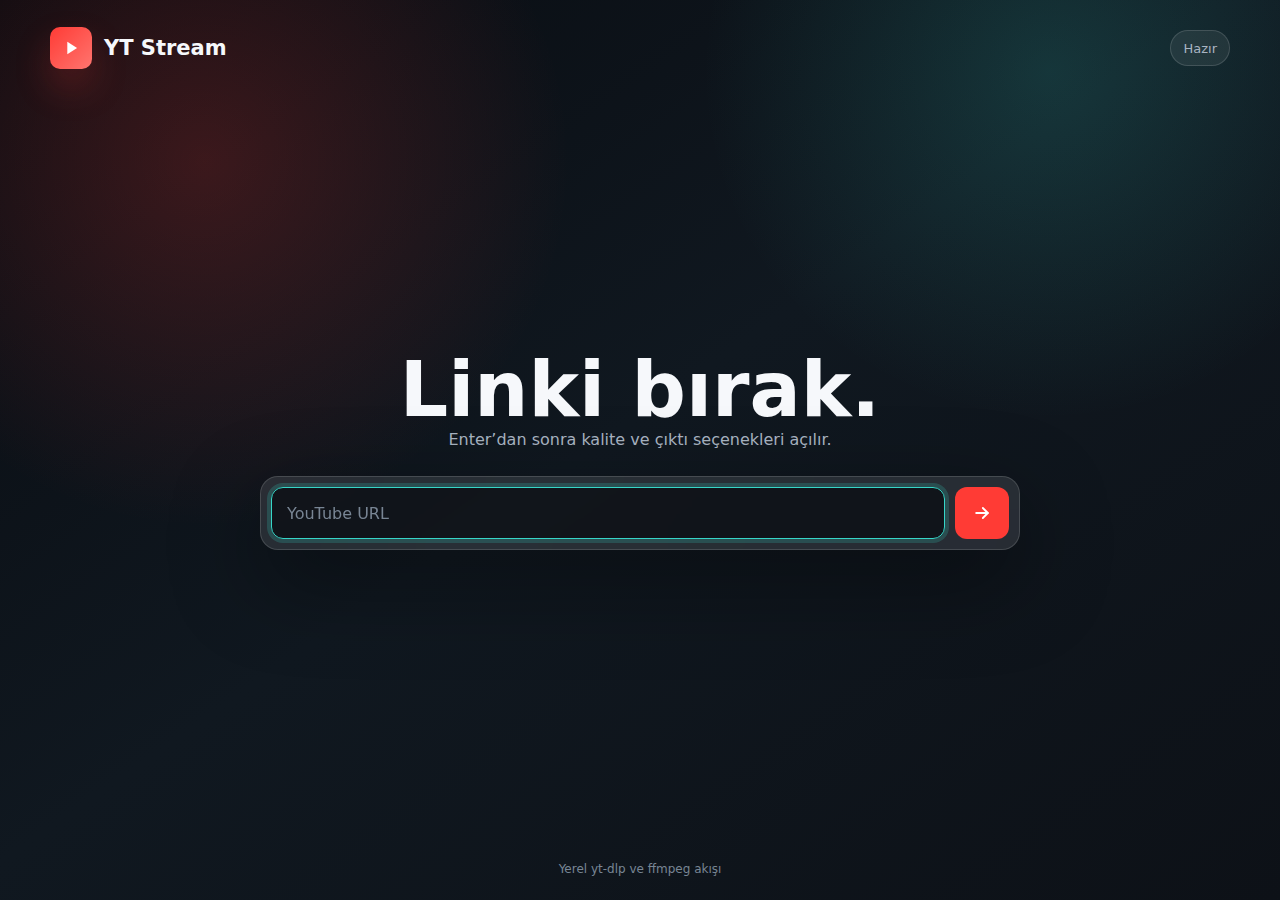
<file: index.html>
<!DOCTYPE html>
<html lang="tr">
<head>
  <meta charset="UTF-8">
  <meta name="viewport" content="width=device-width, initial-scale=1.0">
  <title>YT Stream</title>
  <style>
    :root {
      color-scheme: dark;
      --bg: #080b10;
      --bg-2: #101820;
      --panel: rgba(255, 255, 255, 0.085);
      --panel-strong: rgba(255, 255, 255, 0.13);
      --line: rgba(255, 255, 255, 0.14);
      --text: #f6f8fb;
      --muted: #a9b4c2;
      --muted-2: #788594;
      --red: #ff3b35;
      --red-dark: #c92525;
      --cyan: #36d6c8;
      --green: #66d58a;
      --shadow: 0 30px 90px rgba(0, 0, 0, 0.42);
      --focus: 0 0 0 4px rgba(54, 214, 200, 0.2);
      font-family: Inter, ui-sans-serif, system-ui, -apple-system, BlinkMacSystemFont, "Segoe UI", sans-serif;
    }

    * {
      box-sizing: border-box;
    }

    html {
      min-height: 100%;
      background: var(--bg);
    }

    body {
      min-height: 100vh;
      margin: 0;
      background:
        radial-gradient(circle at 16% 18%, rgba(255, 59, 53, 0.2), transparent 28%),
        radial-gradient(circle at 82% 8%, rgba(54, 214, 200, 0.16), transparent 26%),
        linear-gradient(145deg, #080b10 0%, #101820 48%, #0d1117 100%);
      color: var(--text);
    }

    button,
    input,
    select {
      font: inherit;
    }

    button {
      border: 0;
      cursor: pointer;
    }

    [hidden] {
      display: none !important;
    }

    .shell {
      width: min(1180px, calc(100% - 32px));
      min-height: 100vh;
      margin: 0 auto;
      padding: 24px 0;
      display: grid;
      grid-template-rows: auto 1fr auto;
      gap: 22px;
    }

    .topbar {
      min-height: 48px;
      display: flex;
      align-items: center;
      justify-content: space-between;
      gap: 16px;
    }

    .brand {
      display: inline-flex;
      align-items: center;
      gap: 12px;
      min-width: 0;
    }

    .mark {
      width: 42px;
      height: 42px;
      display: grid;
      place-items: center;
      border-radius: 10px;
      background: linear-gradient(135deg, var(--red), #ff756f);
      box-shadow: 0 18px 36px rgba(255, 59, 53, 0.22);
    }

    .mark svg {
      width: 22px;
      height: 22px;
      fill: #fff;
    }

    .brand h1 {
      margin: 0;
      font-size: 21px;
      line-height: 1;
      letter-spacing: 0;
    }

    .status {
      min-height: 36px;
      display: inline-flex;
      align-items: center;
      max-width: min(520px, 54vw);
      padding: 8px 12px;
      border: 1px solid var(--line);
      border-radius: 999px;
      background: rgba(255, 255, 255, 0.07);
      color: var(--muted);
      font-size: 13px;
      overflow: hidden;
      text-overflow: ellipsis;
      white-space: nowrap;
    }

    .gate {
      display: grid;
      place-items: center;
      padding: 42px 0 72px;
    }

    .gate-box {
      width: min(760px, 100%);
      display: grid;
      gap: 24px;
      text-align: center;
    }

    .gate-title {
      margin: 0;
      font-size: clamp(40px, 6vw, 76px);
      line-height: 0.96;
      letter-spacing: 0;
    }

    .gate-subtitle {
      width: min(560px, 100%);
      margin: 0 auto;
      color: var(--muted);
      font-size: 16px;
      line-height: 1.6;
    }

    .url-capsule {
      display: grid;
      grid-template-columns: minmax(0, 1fr) 54px;
      gap: 10px;
      padding: 10px;
      border: 1px solid var(--line);
      border-radius: 18px;
      background: rgba(255, 255, 255, 0.1);
      box-shadow: var(--shadow);
      backdrop-filter: blur(18px);
    }

    .url-capsule input,
    .top-search input,
    select {
      width: 100%;
      min-height: 52px;
      border: 1px solid transparent;
      border-radius: 12px;
      outline: none;
      background: rgba(8, 11, 16, 0.72);
      color: var(--text);
      padding: 0 15px;
    }

    .url-capsule input::placeholder,
    .top-search input::placeholder {
      color: var(--muted-2);
    }

    .url-capsule input:focus,
    .top-search input:focus,
    select:focus {
      border-color: var(--cyan);
      box-shadow: var(--focus);
    }

    .icon-button,
    .secondary,
    .download {
      min-height: 52px;
      border-radius: 12px;
      color: #fff;
      font-weight: 800;
      transition: transform 160ms ease, background 160ms ease, border-color 160ms ease, opacity 160ms ease;
    }

    .icon-button {
      display: grid;
      place-items: center;
      background: var(--red);
    }

    .icon-button:hover,
    .download:hover {
      background: var(--red-dark);
      transform: translateY(-1px);
    }

    .icon-button svg,
    .secondary svg,
    .download svg {
      width: 20px;
      height: 20px;
      stroke: currentColor;
      stroke-width: 2.2;
      fill: none;
      stroke-linecap: round;
      stroke-linejoin: round;
    }

    .workspace {
      display: grid;
      gap: 18px;
      align-content: start;
    }

    .top-search {
      display: grid;
      grid-template-columns: minmax(0, 1fr) auto;
      gap: 10px;
      padding: 12px;
      border: 1px solid var(--line);
      border-radius: 18px;
      background: rgba(255, 255, 255, 0.08);
      backdrop-filter: blur(18px);
      box-shadow: 0 20px 60px rgba(0, 0, 0, 0.24);
    }

    .layout {
      display: grid;
      grid-template-columns: minmax(0, 1.08fr) minmax(330px, 0.72fr);
      gap: 18px;
      align-items: start;
    }

    .preview,
    .controls {
      border: 1px solid var(--line);
      border-radius: 18px;
      background: var(--panel);
      box-shadow: var(--shadow);
      overflow: hidden;
      backdrop-filter: blur(18px);
    }

    .media {
      position: relative;
      width: 100%;
      aspect-ratio: 16 / 9;
      overflow: hidden;
      background:
        linear-gradient(135deg, rgba(255, 59, 53, 0.26), transparent 45%),
        linear-gradient(225deg, rgba(54, 214, 200, 0.22), transparent 46%),
        #121923;
    }

    .media img {
      width: 100%;
      height: 100%;
      display: none;
      object-fit: cover;
    }

    .media.has-image img {
      display: block;
    }

    .media.has-image::after {
      content: "";
      position: absolute;
      inset: 0;
      background: linear-gradient(0deg, rgba(0, 0, 0, 0.46), transparent 48%);
      pointer-events: none;
    }

    .placeholder {
      position: absolute;
      inset: 0;
      display: grid;
      place-items: center;
      color: rgba(255, 255, 255, 0.7);
      font-weight: 900;
      letter-spacing: 0;
    }

    .media.has-image .placeholder {
      display: none;
    }

    .preview-body {
      padding: 20px;
    }

    .preview-title {
      margin: 0 0 12px;
      font-size: clamp(22px, 3vw, 34px);
      line-height: 1.12;
      letter-spacing: 0;
      overflow-wrap: anywhere;
    }

    .preview-meta {
      display: flex;
      flex-wrap: wrap;
      gap: 8px;
    }

    .pill {
      min-height: 31px;
      display: inline-flex;
      align-items: center;
      border: 1px solid var(--line);
      border-radius: 999px;
      padding: 6px 10px;
      background: rgba(255, 255, 255, 0.08);
      color: var(--muted);
      font-size: 13px;
      font-weight: 700;
    }

    .controls {
      padding: 18px;
    }

    .section-title {
      display: flex;
      align-items: center;
      justify-content: space-between;
      gap: 12px;
      margin-bottom: 14px;
    }

    .section-title h2 {
      margin: 0;
      font-size: 18px;
      letter-spacing: 0;
    }

    .mode-grid {
      display: grid;
      gap: 10px;
      margin-bottom: 16px;
    }

    .mode-grid label {
      display: block;
    }

    .mode-grid input {
      position: absolute;
      opacity: 0;
      pointer-events: none;
    }

    .mode-card {
      min-height: 74px;
      display: grid;
      grid-template-columns: 38px minmax(0, 1fr);
      gap: 12px;
      align-items: center;
      padding: 12px;
      border: 1px solid var(--line);
      border-radius: 14px;
      background: rgba(255, 255, 255, 0.065);
      color: var(--text);
      cursor: pointer;
      transition: border-color 160ms ease, background 160ms ease, transform 160ms ease;
    }

    .mode-icon {
      width: 38px;
      height: 38px;
      display: grid;
      place-items: center;
      border-radius: 10px;
      background: rgba(54, 214, 200, 0.12);
      color: var(--cyan);
    }

    .mode-icon svg {
      width: 19px;
      height: 19px;
      stroke: currentColor;
      stroke-width: 2.1;
      fill: none;
      stroke-linecap: round;
      stroke-linejoin: round;
    }

    .mode-copy {
      min-width: 0;
    }

    .mode-copy strong,
    label[for="quality"],
    label[for="audioFormat"] {
      display: block;
      color: var(--text);
      font-size: 14px;
      line-height: 1.25;
      font-weight: 800;
    }

    .mode-copy span {
      display: block;
      margin-top: 4px;
      color: var(--muted);
      font-size: 12px;
      line-height: 1.35;
    }

    .mode-grid input:checked + .mode-card {
      border-color: rgba(54, 214, 200, 0.78);
      background: rgba(54, 214, 200, 0.13);
      transform: translateY(-1px);
    }

    .quality-block {
      display: grid;
      gap: 8px;
      margin-bottom: 16px;
    }

    .format-block {
      display: grid;
      gap: 8px;
      margin-bottom: 16px;
    }

    select {
      min-height: 50px;
      appearance: none;
      background-image:
        linear-gradient(45deg, transparent 50%, var(--muted) 50%),
        linear-gradient(135deg, var(--muted) 50%, transparent 50%);
      background-position:
        calc(100% - 20px) 21px,
        calc(100% - 14px) 21px;
      background-size: 6px 6px;
      background-repeat: no-repeat;
    }

    .download {
      width: 100%;
      display: inline-flex;
      align-items: center;
      justify-content: center;
      gap: 10px;
      background: var(--red);
      box-shadow: 0 20px 36px rgba(255, 59, 53, 0.22);
    }

    .secondary {
      display: inline-flex;
      align-items: center;
      justify-content: center;
      gap: 8px;
      padding: 0 16px;
      border: 1px solid var(--line);
      background: var(--panel-strong);
      color: var(--text);
      white-space: nowrap;
    }

    .secondary:hover {
      border-color: rgba(54, 214, 200, 0.62);
      transform: translateY(-1px);
    }

    .download:disabled,
    .secondary:disabled,
    .icon-button:disabled {
      cursor: not-allowed;
      opacity: 0.58;
      transform: none;
    }

    .chips {
      display: flex;
      flex-wrap: wrap;
      gap: 8px;
      margin-top: 14px;
    }

    .chip {
      min-height: 30px;
      display: inline-flex;
      align-items: center;
      border-radius: 999px;
      padding: 6px 10px;
      background: rgba(54, 214, 200, 0.13);
      color: var(--cyan);
      font-size: 12px;
      font-weight: 900;
    }

    .chip.green {
      background: rgba(102, 213, 138, 0.14);
      color: var(--green);
    }

    .notice {
      min-height: 22px;
      margin: 14px 0 0;
      color: var(--muted);
      font-size: 13px;
      line-height: 1.45;
    }

    .notice.error {
      color: #ff9b95;
      font-weight: 800;
    }

    footer {
      color: var(--muted-2);
      font-size: 12px;
      text-align: center;
    }

    @media (max-width: 880px) {
      .shell {
        width: min(100% - 24px, 680px);
      }

      .topbar {
        align-items: flex-start;
        flex-direction: column;
      }

      .status {
        width: 100%;
        max-width: none;
      }

      .gate {
        padding: 26px 0 48px;
      }

      .layout {
        grid-template-columns: 1fr;
      }

      .top-search,
      .url-capsule {
        grid-template-columns: minmax(0, 1fr) 52px;
      }

      .top-search .secondary span {
        display: none;
      }

      .top-search .secondary {
        width: 52px;
        padding: 0;
      }
    }
  </style>
</head>
<body>
  <div class="shell">
    <header class="topbar">
      <div class="brand">
        <div class="mark" aria-hidden="true">
          <svg viewBox="0 0 24 24">
            <path d="M8 5.2v13.6L18.6 12 8 5.2Z"></path>
          </svg>
        </div>
        <h1>YT Stream</h1>
      </div>
      <div class="status" id="status">Hazır</div>
    </header>

    <section class="gate" id="gateScreen">
      <form class="gate-box" id="gateForm">
        <div>
          <h2 class="gate-title">Linki bırak.</h2>
          <p class="gate-subtitle">Enter’dan sonra kalite ve çıktı seçenekleri açılır.</p>
        </div>
        <div class="url-capsule">
          <input id="gateUrl" type="url" placeholder="YouTube URL" autocomplete="off" required autofocus>
          <button class="icon-button" type="submit" aria-label="Devam et">
            <svg viewBox="0 0 24 24" aria-hidden="true">
              <path d="M5 12h14"></path>
              <path d="m13 6 6 6-6 6"></path>
            </svg>
          </button>
        </div>
      </form>
    </section>

    <main class="workspace" id="workspace" hidden>
      <form class="top-search" id="urlForm">
        <input id="url" name="url" type="url" placeholder="YouTube URL" autocomplete="off" required>
        <button class="secondary" id="refreshButton" type="submit">
          <svg viewBox="0 0 24 24" aria-hidden="true">
            <path d="M21 12a9 9 0 0 1-15.1 6.6"></path>
            <path d="M3 12a9 9 0 0 1 15.1-6.6"></path>
            <path d="M18 2v4h-4"></path>
            <path d="M6 22v-4h4"></path>
          </svg>
          <span>Yenile</span>
        </button>
      </form>

      <div class="layout">
        <section class="preview" aria-label="Video önizleme">
          <div class="media" id="previewMedia">
            <img id="thumbnail" alt="">
            <div class="placeholder">YT STREAM</div>
          </div>
          <div class="preview-body">
            <h2 class="preview-title" id="videoTitle">Video seçilmedi</h2>
            <div class="preview-meta">
              <span class="pill" id="videoUploader">-</span>
              <span class="pill" id="videoDuration">-</span>
            </div>
          </div>
        </section>

        <section class="controls" aria-label="İndirme paneli">
          <form id="downloadForm">
            <div class="section-title">
              <h2>Çıktı</h2>
              <span class="pill">MP4 uyumlu</span>
            </div>

            <div class="mode-grid">
              <label>
                <input type="radio" name="mode" value="full" checked>
                <span class="mode-card">
                  <span class="mode-icon" aria-hidden="true">
                    <svg viewBox="0 0 24 24">
                      <rect x="3" y="5" width="18" height="14" rx="2"></rect>
                      <path d="M10 9.5 15 12l-5 2.5Z"></path>
                    </svg>
                  </span>
                  <span class="mode-copy">
                    <strong>Video + ses</strong>
                    <span>H.264 ve AAC öncelikli</span>
                  </span>
                </span>
              </label>

              <label>
                <input type="radio" name="mode" value="audio">
                <span class="mode-card">
                  <span class="mode-icon" aria-hidden="true">
                    <svg viewBox="0 0 24 24">
                      <path d="M9 18V5l12-2v13"></path>
                      <circle cx="6" cy="18" r="3"></circle>
                      <circle cx="18" cy="16" r="3"></circle>
                    </svg>
                  </span>
                  <span class="mode-copy">
                    <strong>Sadece ses</strong>
                    <span>MP3 ve M4A çıktı</span>
                  </span>
                </span>
              </label>

              <label>
                <input type="radio" name="mode" value="video-only">
                <span class="mode-card">
                  <span class="mode-icon" aria-hidden="true">
                    <svg viewBox="0 0 24 24">
                      <rect x="3" y="6" width="13" height="12" rx="2"></rect>
                      <path d="m16 10 5-3v10l-5-3"></path>
                    </svg>
                  </span>
                  <span class="mode-copy">
                    <strong>Sadece video</strong>
                    <span>Sessiz MP4</span>
                  </span>
                </span>
              </label>
            </div>

            <div class="quality-block">
              <label for="quality">Kalite</label>
              <select id="quality" name="quality"></select>
            </div>

            <div class="format-block" id="audioFormatBlock" hidden>
              <label for="audioFormat">Ses formatı</label>
              <select id="audioFormat" name="audioFormat">
                <option value="mp3">MP3</option>
                <option value="m4a">M4A</option>
              </select>
            </div>

            <button class="download" id="downloadButton" type="submit">
              <svg viewBox="0 0 24 24" aria-hidden="true">
                <path d="M12 3v12"></path>
                <path d="m7 10 5 5 5-5"></path>
                <path d="M5 21h14"></path>
              </svg>
              İşleyip indir
            </button>

            <div class="chips" aria-live="polite">
              <span class="chip" id="modeChip">Video + ses</span>
              <span class="chip green" id="qualityChip">En iyi</span>
              <span class="chip" id="formatChip">MP4</span>
            </div>

            <p class="notice" id="notice"></p>
          </form>
        </section>
      </div>
    </main>

    <footer>Yerel yt-dlp ve ffmpeg akışı</footer>
  </div>

  <script>
    const gateScreen = document.getElementById("gateScreen");
    const gateForm = document.getElementById("gateForm");
    const gateUrl = document.getElementById("gateUrl");
    const workspace = document.getElementById("workspace");
    const urlForm = document.getElementById("urlForm");
    const downloadForm = document.getElementById("downloadForm");
    const urlInput = document.getElementById("url");
    const refreshButton = document.getElementById("refreshButton");
    const downloadButton = document.getElementById("downloadButton");
    const qualitySelect = document.getElementById("quality");
    const audioFormatBlock = document.getElementById("audioFormatBlock");
    const audioFormatSelect = document.getElementById("audioFormat");
    const statusEl = document.getElementById("status");
    const noticeEl = document.getElementById("notice");
    const modeChip = document.getElementById("modeChip");
    const qualityChip = document.getElementById("qualityChip");
    const formatChip = document.getElementById("formatChip");
    const previewMedia = document.getElementById("previewMedia");
    const thumbnail = document.getElementById("thumbnail");
    const videoTitle = document.getElementById("videoTitle");
    const videoUploader = document.getElementById("videoUploader");
    const videoDuration = document.getElementById("videoDuration");

    let videoInfo = null;
    const downloadStartedCookie = "ytDownloadStarted";

    const modeLabels = {
      full: "Video + ses",
      audio: "Sadece ses",
      "video-only": "Sadece video"
    };

    function getMode() {
      return new FormData(downloadForm).get("mode") || "full";
    }

    function createDownloadToken() {
      if (window.crypto?.randomUUID) {
        return window.crypto.randomUUID().replaceAll("-", "");
      }

      return `${Date.now()}${Math.random().toString(36).slice(2)}`;
    }

    function clearDownloadCookie() {
      document.cookie = `${downloadStartedCookie}=; Path=/; Max-Age=0; SameSite=Lax`;
    }

    function waitForDownloadStart(token) {
      const expected = `${downloadStartedCookie}=${encodeURIComponent(token)}`;
      const interval = window.setInterval(() => {
        if (!document.cookie.split("; ").includes(expected)) return;

        window.clearInterval(interval);
        clearDownloadCookie();
        setStatus("İndirme başladı");
      }, 250);
    }

    function setStatus(message, isError = false) {
      statusEl.textContent = message;
      noticeEl.textContent = isError ? message : "";
      noticeEl.classList.toggle("error", isError);
    }

    function setBusy(isBusy) {
      refreshButton.disabled = isBusy;
      downloadButton.disabled = isBusy;
    }

    function showWorkspace(url) {
      gateScreen.hidden = true;
      workspace.hidden = false;
      urlInput.value = url;
    }

    async function enterWorkspace(url) {
      const cleanUrl = url.trim();
      if (!cleanUrl) {
        setStatus("Video linki gir.", true);
        return;
      }

      showWorkspace(cleanUrl);
      setLoadingPreview();
      await loadInfo(cleanUrl);
    }

    function updateQualityOptions() {
      const mode = getMode();
      qualitySelect.innerHTML = "";
      audioFormatBlock.hidden = mode !== "audio";

      if (mode === "audio") {
        qualitySelect.disabled = true;
        qualitySelect.append(new Option("En iyi ses", "best"));
      } else {
        qualitySelect.disabled = false;
        const key = mode === "video-only" ? "videoOnly" : "full";
        const qualities = videoInfo?.qualities?.[key] || [];

        if (qualities.length) {
          for (const quality of qualities) {
            qualitySelect.append(new Option(`${quality}p`, String(quality)));
          }
        } else {
          qualitySelect.append(new Option("En iyi", "best"));
        }
      }

      updateChips();
    }

    function updateChips() {
      const mode = getMode();
      const selected = qualitySelect.options[qualitySelect.selectedIndex];
      modeChip.textContent = modeLabels[mode] || modeLabels.full;
      qualityChip.textContent = selected ? selected.textContent : "En iyi";
      formatChip.textContent = mode === "audio" ? audioFormatSelect.value.toUpperCase() : "MP4";
    }

    async function loadInfo(url = urlInput.value) {
      const cleanUrl = url.trim();
      if (!cleanUrl) {
        setStatus("Video linki gir.", true);
        return;
      }

      setBusy(true);
      setLoadingPreview();
      setStatus("Bilgiler alınıyor");
      const controller = new AbortController();
      const timeout = window.setTimeout(() => controller.abort(), 55_000);

      try {
        const response = await fetch(`/api/info?url=${encodeURIComponent(cleanUrl)}`, {
          signal: controller.signal
        });
        const payload = await response.json();

        if (!response.ok || !payload.ok) {
          throw new Error(payload.message || "Video bilgileri alınamadı.");
        }

        videoInfo = payload.video;
        gateUrl.value = cleanUrl;
        urlInput.value = cleanUrl;
        renderPreview(videoInfo);
        updateQualityOptions();
        setStatus("Bilgiler hazır");
      } catch (error) {
        videoInfo = null;
        showInfoError(error);
        updateQualityOptions();
        setStatus(getInfoErrorMessage(error), true);
      } finally {
        window.clearTimeout(timeout);
        setBusy(false);
      }
    }

    function setLoadingPreview() {
      videoTitle.textContent = "Video yükleniyor";
      videoUploader.textContent = "Bilgiler alınıyor";
      videoDuration.textContent = "Lütfen bekle";
      thumbnail.removeAttribute("src");
      previewMedia.classList.remove("has-image");
    }

    function renderPreview(info) {
      videoTitle.textContent = info.title || "Video";
      videoUploader.textContent = info.uploader || "-";
      videoDuration.textContent = info.duration || "-";

      if (info.thumbnail) {
        thumbnail.src = info.thumbnail;
        previewMedia.classList.add("has-image");
      } else {
        thumbnail.removeAttribute("src");
        previewMedia.classList.remove("has-image");
      }
    }

    function resetPreview() {
      videoTitle.textContent = "Video seçilmedi";
      videoUploader.textContent = "-";
      videoDuration.textContent = "-";
      thumbnail.removeAttribute("src");
      previewMedia.classList.remove("has-image");
    }

    function showInfoError(error) {
      videoTitle.textContent = getInfoErrorMessage(error).includes("zaman aşım")
        ? "Video zaman aşımına uğradı"
        : "Video alınamadı";
      videoUploader.textContent = "-";
      videoDuration.textContent = "-";
      thumbnail.removeAttribute("src");
      previewMedia.classList.remove("has-image");
    }

    function getInfoErrorMessage(error) {
      if (error?.name === "AbortError") {
        return "Video bilgileri zaman aşımına uğradı. Biraz sonra tekrar dene.";
      }

      return error?.message || "Video bilgileri alınamadı.";
    }

    function startDownload() {
      const cleanUrl = urlInput.value.trim();
      if (!cleanUrl) {
        setStatus("Video linki gir.", true);
        return;
      }

      const params = new URLSearchParams({
        url: cleanUrl,
        mode: getMode(),
        quality: qualitySelect.value || "best",
        audioFormat: audioFormatSelect.value || "mp3",
        downloadToken: createDownloadToken()
      });

      clearDownloadCookie();
      waitForDownloadStart(params.get("downloadToken"));
      setStatus("İndiriliyor");

      const link = document.createElement("a");
      link.href = `/stream?${params.toString()}`;
      link.hidden = true;
      document.body.append(link);
      link.click();
      link.remove();
    }

    gateForm.addEventListener("submit", (event) => {
      event.preventDefault();
      enterWorkspace(gateUrl.value);
    });

    urlForm.addEventListener("submit", (event) => {
      event.preventDefault();
      loadInfo(urlInput.value);
    });

    downloadForm.addEventListener("submit", (event) => {
      event.preventDefault();
      startDownload();
    });

    qualitySelect.addEventListener("change", updateChips);
    audioFormatSelect.addEventListener("change", updateChips);

    for (const input of downloadForm.querySelectorAll("input[name='mode']")) {
      input.addEventListener("change", updateQualityOptions);
    }

    updateQualityOptions();
  </script>
</body>
</html>
</file>
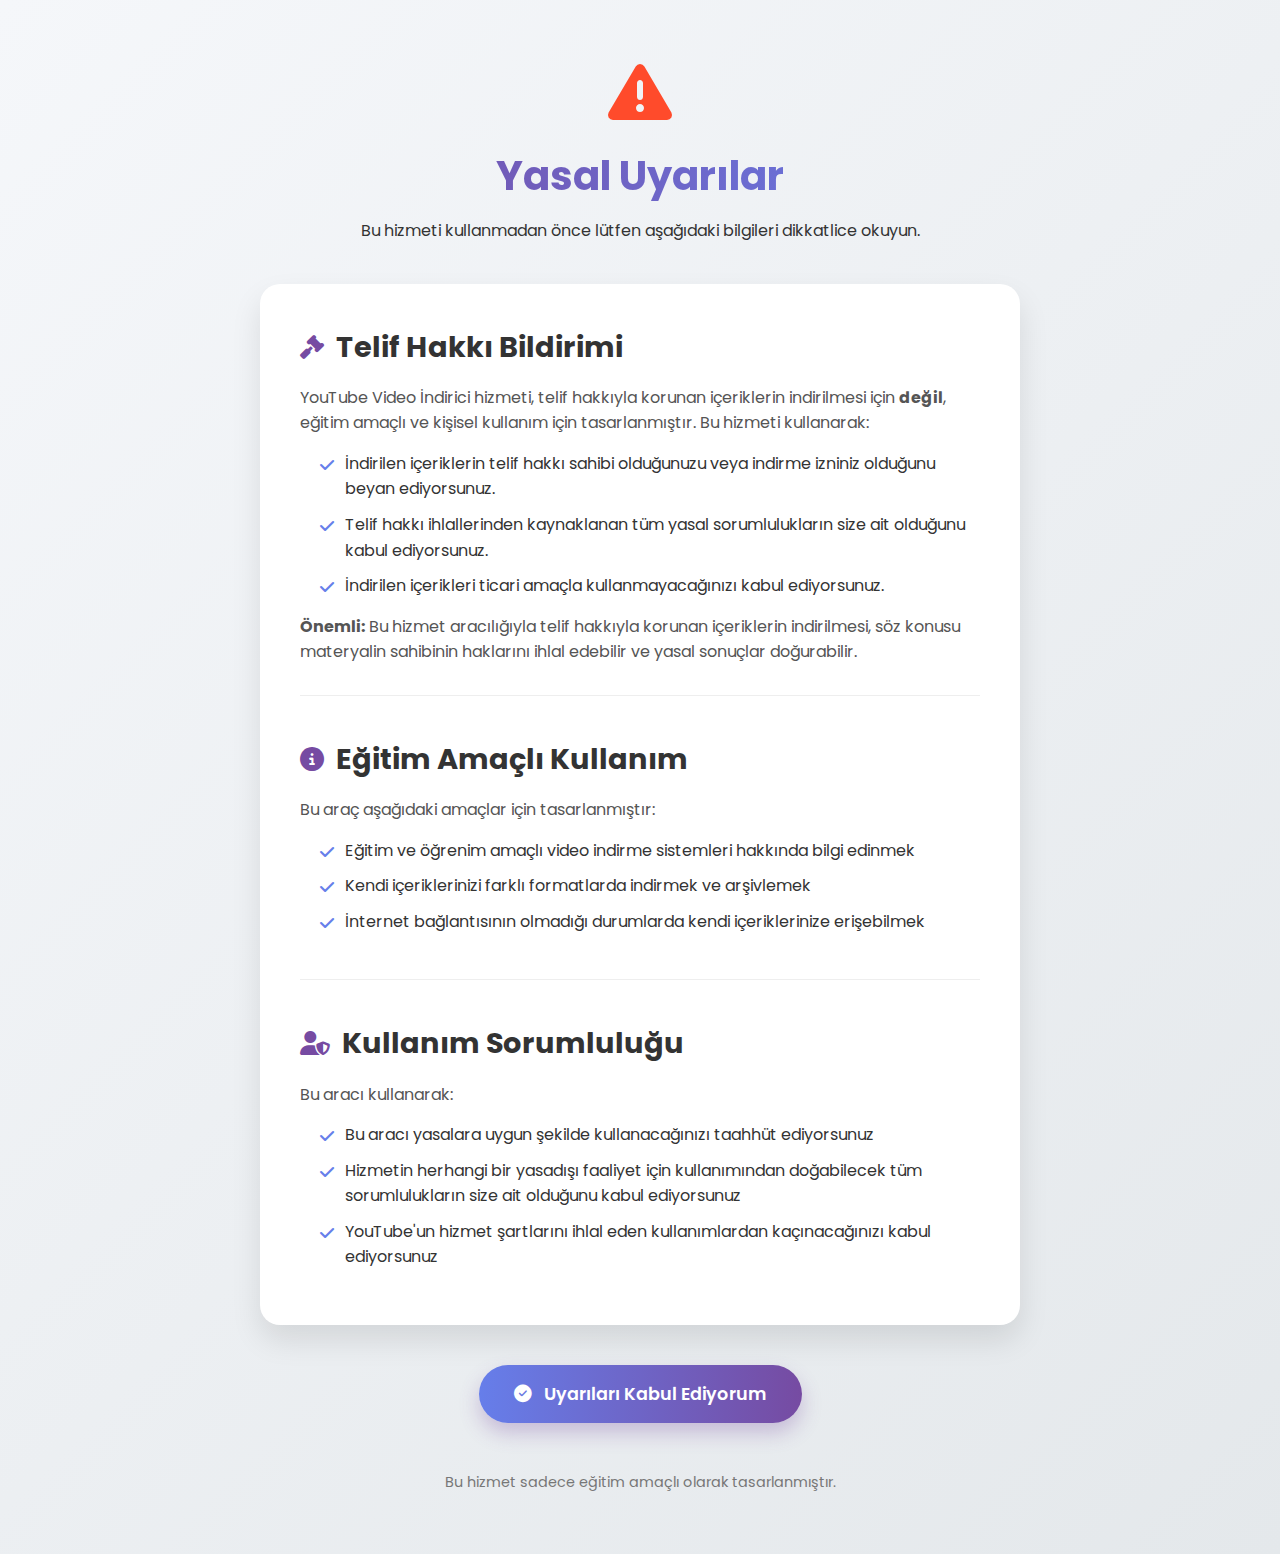
<file: warning.html>
<!DOCTYPE html>
<html lang="tr">
<head>
    <meta charset="UTF-8">
    <meta name="viewport" content="width=device-width, initial-scale=1.0">
    <title>Yasal Uyarılar - YouTube Video İndirici</title>
    <link href="https://fonts.googleapis.com/css2?family=Poppins:wght@300;400;500;600;700&display=swap" rel="stylesheet">
    <link rel="stylesheet" href="https://cdnjs.cloudflare.com/ajax/libs/font-awesome/6.4.0/css/all.min.css">
    <link rel="stylesheet" href="warning.css">
</head>
<body>
    <div class="container">
        <div class="header">
            <i class="fas fa-exclamation-triangle warning-icon"></i>
            <h1>Yasal Uyarılar</h1>
            <p>Bu hizmeti kullanmadan önce lütfen aşağıdaki bilgileri dikkatlice okuyun.</p>
        </div>
        
        <div class="card">
            <div class="warning-section">
                <h2><i class="fas fa-gavel"></i> Telif Hakkı Bildirimi</h2>
                <p>YouTube Video İndirici hizmeti, telif hakkıyla korunan içeriklerin indirilmesi için <strong>değil</strong>, eğitim amaçlı ve kişisel kullanım için tasarlanmıştır. Bu hizmeti kullanarak:</p>
                <ul>
                    <li>İndirilen içeriklerin telif hakkı sahibi olduğunuzu veya indirme izniniz olduğunu beyan ediyorsunuz.</li>
                    <li>Telif hakkı ihlallerinden kaynaklanan tüm yasal sorumlulukların size ait olduğunu kabul ediyorsunuz.</li>
                    <li>İndirilen içerikleri ticari amaçla kullanmayacağınızı kabul ediyorsunuz.</li>
                </ul>
                <p><strong>Önemli:</strong> Bu hizmet aracılığıyla telif hakkıyla korunan içeriklerin indirilmesi, söz konusu materyalin sahibinin haklarını ihlal edebilir ve yasal sonuçlar doğurabilir.</p>
            </div>
            
            <div class="warning-section">
                <h2><i class="fas fa-info-circle"></i> Eğitim Amaçlı Kullanım</h2>
                <p>Bu araç aşağıdaki amaçlar için tasarlanmıştır:</p>
                <ul>
                    <li>Eğitim ve öğrenim amaçlı video indirme sistemleri hakkında bilgi edinmek</li>
                    <li>Kendi içeriklerinizi farklı formatlarda indirmek ve arşivlemek</li>
                    <li>İnternet bağlantısının olmadığı durumlarda kendi içeriklerinize erişebilmek</li>
                </ul>
            </div>
            
            <div class="warning-section">
                <h2><i class="fas fa-user-shield"></i> Kullanım Sorumluluğu</h2>
                <p>Bu aracı kullanarak:</p>
                <ul>
                    <li>Bu aracı yasalara uygun şekilde kullanacağınızı taahhüt ediyorsunuz</li>
                    <li>Hizmetin herhangi bir yasadışı faaliyet için kullanımından doğabilecek tüm sorumlulukların size ait olduğunu kabul ediyorsunuz</li>
                    <li>YouTube'un hizmet şartlarını ihlal eden kullanımlardan kaçınacağınızı kabul ediyorsunuz</li>
                </ul>
            </div>
        </div>
        
        <div class="buttons">
            <a href="index.html" class="accept-button">
                <i class="fas fa-check-circle"></i> Uyarıları Kabul Ediyorum
            </a>
        </div>
        
        <div class="footer">
            <p>Bu hizmet sadece eğitim amaçlı olarak tasarlanmıştır.</p>
        </div>
    </div>
</body>
</html>
</file>
<file: warning.css>
* {
    margin: 0;
    padding: 0;
    box-sizing: border-box;
}

body {
    font-family: 'Poppins', sans-serif;
    background: linear-gradient(135deg, #f5f7fa 0%, #e4e8eb 100%);
    line-height: 1.6;
    color: #333;
    min-height: 100vh;
    padding: 20px 0;
}

.container {
    max-width: 800px;
    margin: 0 auto;
    padding: 40px 20px;
}

.header {
    text-align: center;
    margin-bottom: 40px;
    animation: fadeDown 0.8s ease;
}

.header h1 {
    font-size: 2.5rem;
    color: #333;
    margin-bottom: 10px;
    background: linear-gradient(to right, #764ba2, #667eea);
    -webkit-background-clip: text;
    -webkit-text-fill-color: transparent;
}

.warning-icon {
    color: #ff4b2b;
    font-size: 64px;
    margin-bottom: 20px;
    animation: pulse 2s infinite;
}

.card {
    background: white;
    border-radius: 20px;
    box-shadow: 0 15px 30px rgba(0, 0, 0, 0.1);
    padding: 40px;
    margin-bottom: 30px;
    animation: fadeUp 0.8s ease;
    transition: transform 0.3s ease, box-shadow 0.3s ease;
}

.card:hover {
    transform: translateY(-5px);
    box-shadow: 0 20px 40px rgba(0, 0, 0, 0.15);
}

.warning-section {
    margin-bottom: 40px;
    padding-bottom: 30px;
    border-bottom: 1px solid #eee;
}

.warning-section:last-child {
    margin-bottom: 0;
    padding-bottom: 0;
    border-bottom: none;
}

.warning-section h2 {
    font-size: 1.8rem;
    color: #333;
    margin-bottom: 15px;
    display: flex;
    align-items: center;
}

.warning-section h2 i {
    color: #764ba2;
    margin-right: 12px;
    font-size: 1.5rem;
}

.warning-section p {
    margin-bottom: 15px;
    color: #555;
}

.warning-section p:last-child {
    margin-bottom: 0;
}

.warning-section ul {
    padding-left: 20px;
    margin-bottom: 15px;
    list-style-type: none;
}

.warning-section ul li {
    margin-bottom: 10px;
    position: relative;
    padding-left: 25px;
}

.warning-section ul li:before {
    content: '\f00c';
    font-family: 'Font Awesome 5 Free';
    font-weight: 900;
    color: #667eea;
    position: absolute;
    left: 0;
    top: 2px;
}

.buttons {
    text-align: center;
    margin-top: 40px;
    animation: fadeUp 1s ease;
}

.accept-button {
    display: inline-block;
    background: linear-gradient(to right, #667eea, #764ba2);
    color: white;
    text-decoration: none;
    padding: 15px 35px;
    border-radius: 50px;
    font-weight: 600;
    font-size: 1.1rem;
    box-shadow: 0 10px 20px rgba(118, 75, 162, 0.3);
    transition: transform 0.3s ease, box-shadow 0.3s ease;
    position: relative;
    overflow: hidden;
}

.accept-button:before {
    content: "";
    position: absolute;
    top: 0;
    left: -100%;
    width: 100%;
    height: 100%;
    background: linear-gradient(90deg, transparent, rgba(255, 255, 255, 0.2), transparent);
    transition: 0.5s;
}

.accept-button:hover {
    transform: translateY(-3px);
    box-shadow: 0 15px 30px rgba(118, 75, 162, 0.4);
}

.accept-button:hover:before {
    left: 100%;
}

.accept-button i {
    margin-right: 8px;
}

.footer {
    text-align: center;
    margin-top: 40px;
    color: #777;
    font-size: 0.9rem;
    animation: fadeUp 1.2s ease;
}

@keyframes fadeDown {
    0% {
        opacity: 0;
        transform: translateY(-20px);
    }
    100% {
        opacity: 1;
        transform: translateY(0);
    }
}

@keyframes fadeUp {
    0% {
        opacity: 0;
        transform: translateY(20px);
    }
    100% {
        opacity: 1;
        transform: translateY(0);
    }
}

@keyframes pulse {
    0% {
        transform: scale(1);
    }
    50% {
        transform: scale(1.1);
    }
    100% {
        transform: scale(1);
    }
}

@media (max-width: 768px) {
    .container {
        padding: 30px 15px;
    }
    
    .card {
        padding: 30px 20px;
    }
    
    .header h1 {
        font-size: 2rem;
    }
    
    .warning-section h2 {
        font-size: 1.5rem;
    }
    
    .accept-button {
        padding: 12px 25px;
        font-size: 1rem;
    }
}
</file>
